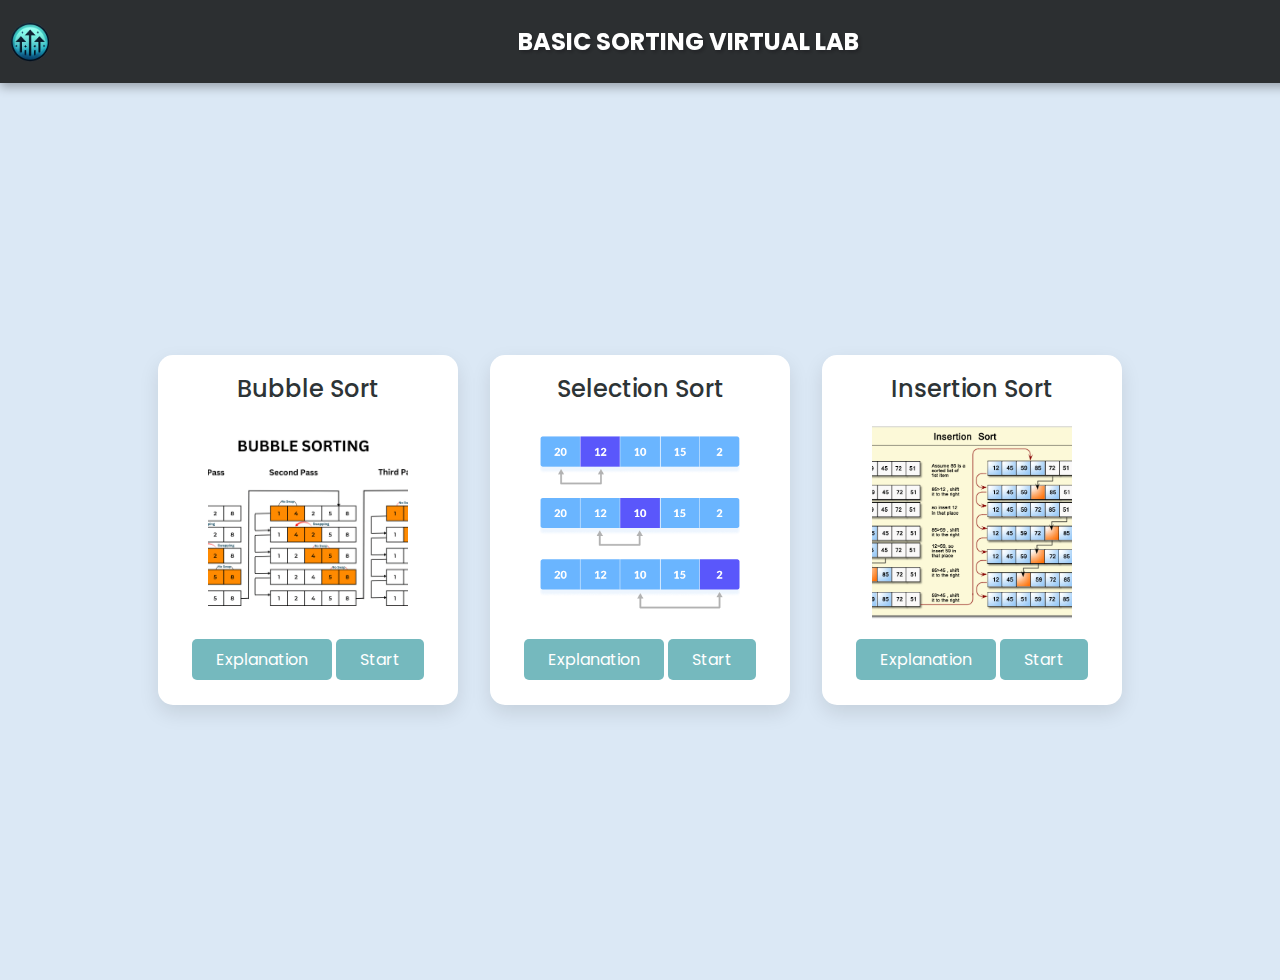
<file: index.html>
<!DOCTYPE html>
<html lang="en">
<head>
  <meta charset="UTF-8">
  <meta name="viewport" content="width=device-width, initial-scale=1.0">
  <title>Basic Programming Virtual Lab</title>
  <link rel="stylesheet" href="css/styles.css">
  <script src="js/script.js" defer></script>
</head>
<body>
  <header>
    <a href="index.html">
      <img src="../img/logo.png" alt="Logo">
    </a>
    <h1>BASIC SORTING VIRTUAL LAB</h1>
  </header>

  <main>
    <section class="algorithm-cards">
      <div class="card">
        <h2>Bubble Sort</h2>
        <img src="img/bubble.png" alt="Bubble Sort">
        <button onclick="showExplanation('bubble')">Explanation</button>
        <a href="pages/bubble-sort.html"><button>Start</button></a>
      </div>

      <div class="card">
        <h2>Selection Sort</h2>
        <img src="img/selection.png" alt="Selection Sort">
        <button onclick="showExplanation('selection')">Explanation</button>
        <a href="pages/selection-sort.html"><button>Start</button></a>
      </div>

      <div class="card">
        <h2>Insertion Sort</h2>
        <img src="img/insertion.png" alt="Insertion Sort">
        <button onclick="showExplanation('insertion')">Explanation</button>
        <a href="pages/insertion-sort.html"><button>Start</button></a>
      </div>
      
    </section>
  </main>

  <div id="explanation-modal" class="modal">
    <div class="modal-content">
      <span class="close-button" onclick="closeModal()">&times;</span>
      <div id="explanation-text"></div>
      <iframe id="explanation-video" width="100%" height="315" frameborder="0" allowfullscreen></iframe>
    </div>
  </div>  
</body>
</html>
</file>
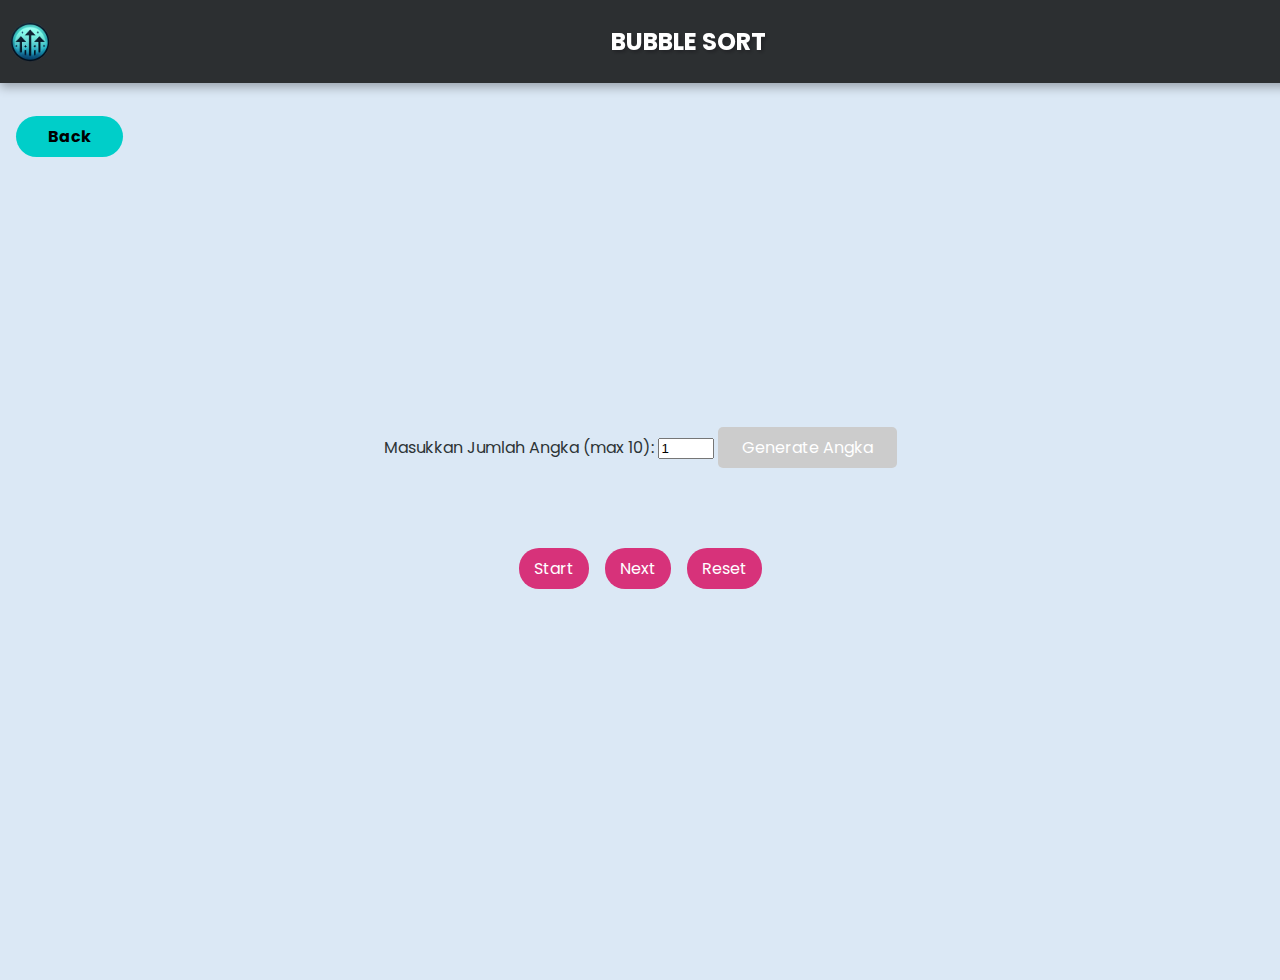
<file: pages/bubble-sort.html>
<!DOCTYPE html>
<html lang="en">
<head>
  <meta charset="UTF-8">
  <meta name="viewport" content="width=device-width, initial-scale=1.0">
  <title>Bubble Sort</title>
  <link rel="stylesheet" href="../css/styles.css">
  <script src="../js/bubbleSort.js" defer></script>
</head>
<body>
  <nav>
    <button onclick="window.location.href='../index.html'">Back</button>
  </nav>

  <header>
    <a href="../index.html">
      <img src="../img/logo.png" alt="Logo">
    </a>
    <h1>BUBBLE SORT</h1>
  </header>

  <main>
    <label for="numCount">Masukkan Jumlah Angka (max 10):</label>
    <input type="number" id="numCount" min="1" max="10" value="1" oninput="validateInput()">
    <button id="generate-btn" onclick="generateNumbers()" disabled>Generate Angka</button>

    <div id="number-container" class="number-container"></div>

    <div class="controls">
      <button onclick="startSorting()">Start</button>
      <button onclick="nextStep()">Next</button>
      <button onclick="resetNumbers()">Reset</button>
    </div>

    <p id="status-text"></p>
  </main>

  <script>
    function validateInput() {
      const numCountElement = document.getElementById('numCount');
      const generateBtn = document.getElementById('generate-btn');
      const value = parseInt(numCountElement.value);

      // Validasi untuk memastikan nilai berada di antara 1 dan 10
      if (value >= 1 && value <= 10) {
        generateBtn.disabled = false; // Aktifkan tombol jika input valid
      } else {
        generateBtn.disabled = true; // Nonaktifkan tombol jika input tidak valid
      }
    }
  </script>
</body>
</html>
</file>
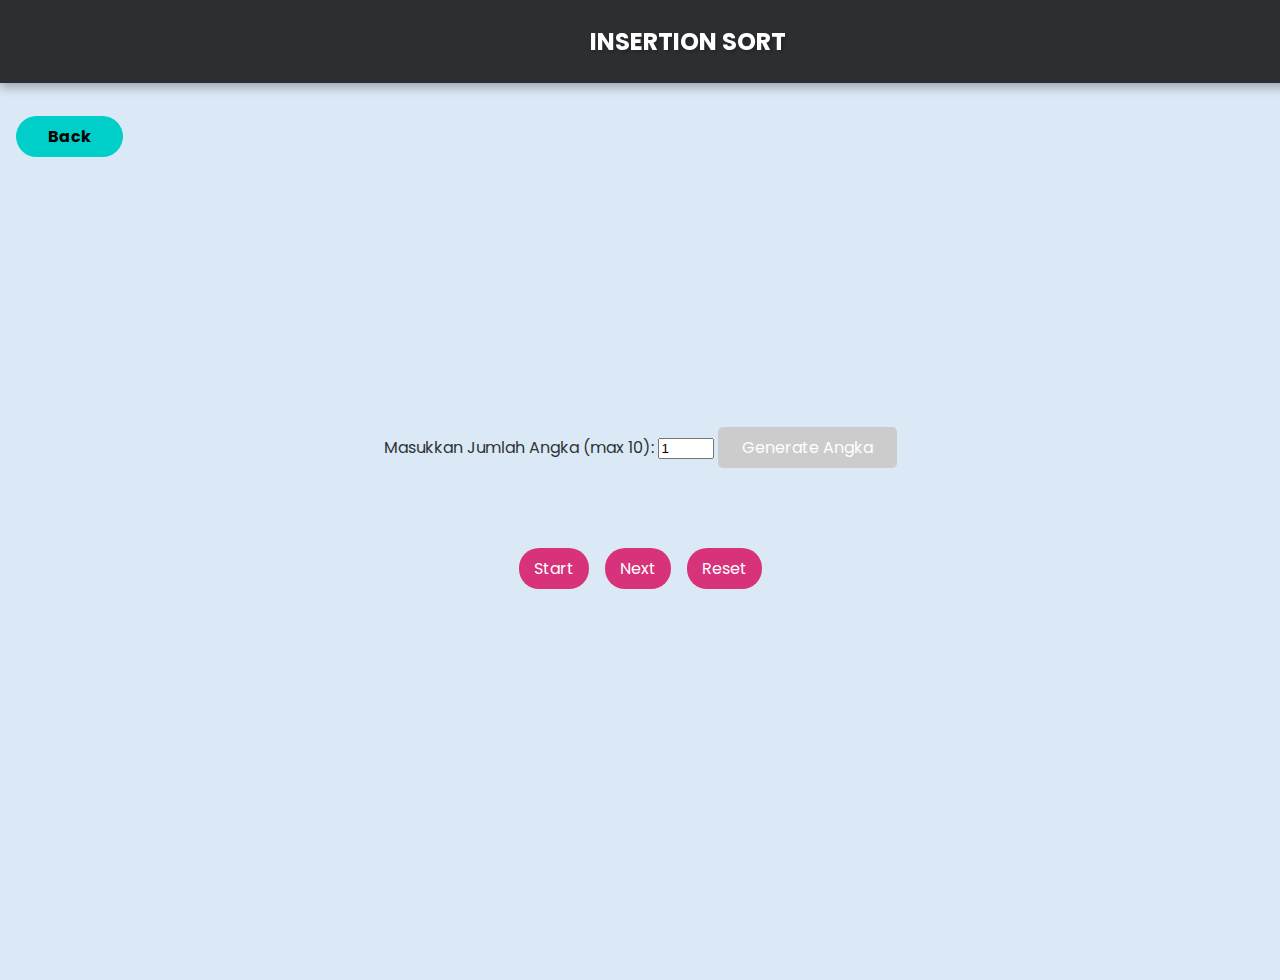
<file: pages/insertion-sort.html>
<!DOCTYPE html>
<html lang="en">
<head>
  <meta charset="UTF-8">
  <meta name="viewport" content="width=device-width, initial-scale=1.0">
  <title>Insertion Sort</title>
  <link rel="stylesheet" href="../css/styles.css">
  <script src="../js/insertionSort.js" defer></script>
</head>
<body>
  <nav>
    <button onclick="window.location.href='../index.html'">Back</button>
  </nav>

  <header>
    <h1>INSERTION SORT</h1>
  </header>

  <main>
    <label for="numCount">Masukkan Jumlah Angka (max 10):</label>
    <input type="number" id="numCount" min="1" max="10" value="1" oninput="validateInput()">
    <button id="generate-btn" onclick="generateNumbers()" disabled>Generate Angka</button>

    <div id="number-container" class="number-container"></div>

    <div class="controls">
      <button onclick="startSorting()">Start</button>
      <button onclick="nextStep()">Next</button>
      <button onclick="resetNumbers()">Reset</button>
    </div>

    <p id="status-text"></p>
  </main>

  <script>
    function validateInput() {
      const numCountElement = document.getElementById('numCount');
      const generateBtn = document.getElementById('generate-btn');
      const value = parseInt(numCountElement.value);

      if (value >= 1 && value <= 10) {
        generateBtn.disabled = false;
      } else {
        generateBtn.disabled = true;
      }
    }
  </script>
</body>
</html>
</file>
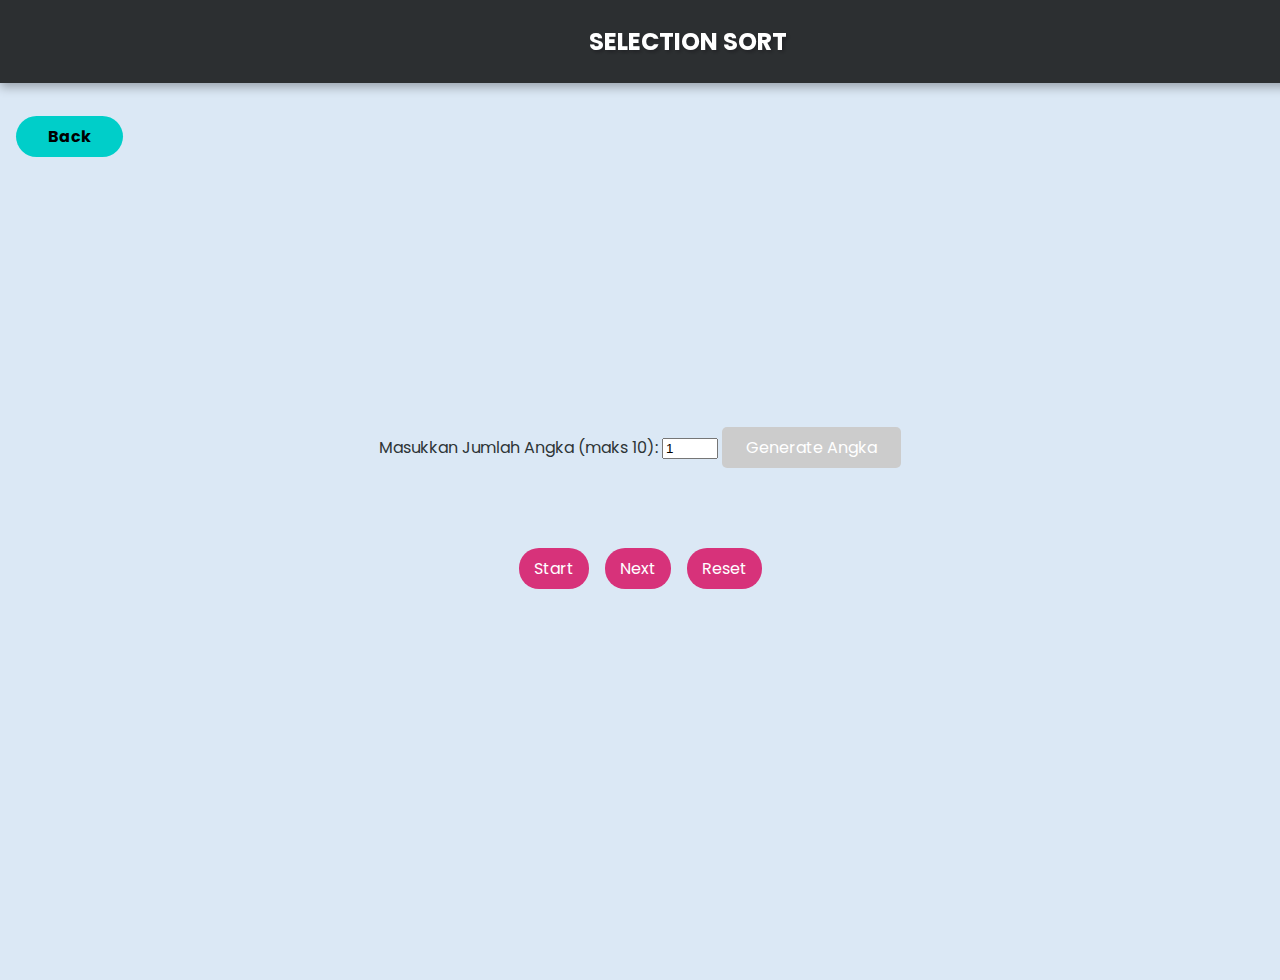
<file: pages/selection-sort.html>
<!DOCTYPE html>
<html lang="en">
<head>
  <meta charset="UTF-8">
  <meta name="viewport" content="width=device-width, initial-scale=1.0">
  <title>Selection Sort</title>
  <link rel="stylesheet" href="../css/styles.css">
  <!-- <link rel="stylesheet" href="../css/selection.css"> -->
  <script src="../js/selectionSort.js" defer></script>
</head>
<body>
  <nav>
    <button onclick="window.location.href='../index.html'">Back</button>
  </nav>

  <header>
    <h1>SELECTION SORT</h1>
  </header>

  <main>
    <label for="numCount">Masukkan Jumlah Angka (maks 10):</label>
    <input type="number" id="numCount" min="1" max="10" value="1" oninput="validateInput()">
    <button id="generate-btn" onclick="generateNumbers()" disabled>Generate Angka</button>

    <div id="number-container" class="number-container"></div>

    <div class="controls">
      <button onclick="startSorting()">Start</button>
      <button onclick="nextStep()">Next</button>
      <button onclick="resetNumbers()">Reset</button>
    </div>

    <p id="status-text"></p>
  </main>

  <script>
    function validateInput() {
      const numCountElement = document.getElementById('numCount');
      const generateBtn = document.getElementById('generate-btn');
      const value = parseInt(numCountElement.value);

      if (value >= 1 && value <= 10) {
        generateBtn.disabled = false;
      } else {
        generateBtn.disabled = true;
      }
    }
  </script>
</body>
</html>
</file>
<file: css/styles.css>
@import url('https://fonts.googleapis.com/css2?family=Poppins:wght@300;500;700&display=swap');

/* General Styling */

body {
  font-family: 'Poppins', sans-serif;
  margin: 0;
  padding: 0;
  background: #dbe8f5;
  color: #2d3436;
  min-height: 100vh;
  display: flex;
  flex-direction: column;
  align-items: center;
  justify-content: center;
  padding-top: 80px;
}

/* h1 {
  font-size: 2.5rem;
  margin: 1rem 0;
  color: #ffffff;
  text-align: center;
  text-shadow: 2px 2px 4px rgba(0, 0, 0, 0.3);
} */

/* Header Styling */
/* header {
  background: rgba(0, 0, 0, 0.5);
  padding: 1rem 4rem;
  border-radius: 15px;
  box-shadow: 0px 8px 15px rgba(0, 0, 0, 0.3);
} */
/* Header Styling */
header {
  position: fixed;
  top: 0;
  left: 0;
  width: 100%;
  background: rgba(0, 0, 0, 0.8);
  padding: 1.5rem 3rem;
  box-shadow: 0px 4px 10px rgba(0, 0, 0, 0.3);
  display: flex;
  align-items: center;
  justify-content: cespanter;
  z-index: 100;
}

header img {
  height: 40px;
  position: absolute;
  left: 10px;
  top: 50%;
  transform: translateY(-50%); /* Posisikan logo secara vertikal di tengah */
  cursor: pointer;
}

header h1 {
  flex: 1;
  font-size: 1.5rem;
  margin: 0;
  color: #ffffff;
  /* text-align: center; */
  text-align: center;
  text-shadow: 2px 2px 4px rgba(0, 0, 0, 0.3);
  font-family: Poppins;
}


/* Card Layout */
.algorithm-cards {
  display: flex;
  flex-wrap: wrap;
  justify-content: space-around;
  margin: 2rem;
  gap: 2rem;
}

.card {
  background: #ffffff;
  border-radius: 15px;
  box-shadow: 0 8px 20px rgba(0, 0, 0, 0.1);
  overflow: hidden;
  width: 300px;
  height: 350px;
  transition: transform 0.3s ease, box-shadow 0.3s ease;
  text-align: center;
}

.card:hover {
  transform: scale(1.15);
  box-shadow: 0 12px 30px rgba(0, 0, 0, 0.2);
}

.card img {
  width: 200px;
  height: 200px;
  object-fit: cover;
}

.card h2 {
  margin: 1rem 0;
  color: #2d3436;
  font-weight: 500;
}

/* Button Styles */
button {
  margin-top: 10px;
  padding: 0.5rem 1.5rem;
  border: none;
  background: #75B9BE;
  color: white;
  cursor: pointer;
  border-radius: 5px;
  font-size: 1rem;
  font-family: 'Poppins', sans-serif;
  transition: all 0.3s ease;
}

button:hover {
  background: linear-gradient(45deg, #74b9ff, #a29bfe);
}

button:disabled {
  background-color: #cccccc;
  cursor: not-allowed;
}

/* Modal Styling */
.modal {
  display: none; /* Initially hidden */
  position: fixed;
  z-index: 1000; /* Ensure modal is on top of other elements */
  left: 0;
  top: 0;
  width: 100%;
  height: 100%;
  background: rgba(0, 0, 0, 0.6); /* Dark overlay */
  display: flex;
  justify-content: center;
  align-items: center;
}

.modal-content {
  background-color: #fff;
  padding: 2rem;
  border-radius: 15px;
  box-shadow: 0px 10px 25px rgba(0, 0, 0, 0.3);
  text-align: center;
  width: 50%;
}

.close-button {
  position: absolute;
  top: 1rem;
  right: 1rem;
  font-size: 1.5rem;
  cursor: pointer;
  color: #ff7675;
}


/* Navigation Bar */
nav {
  position: absolute;
  top: 1rem;
  left: 1rem;
}

nav button {
  padding: 0.5rem 2rem;
  margin-top: 100px;
  background: #00cec9;
  color: black;
  border-radius: 25px;
  font-weight: bold;
}

nav button:hover {
  background: #81ecec;
}

/* Number Container and Controls */
#number-container {
  display: flex;
  justify-content: center;
  gap: 1rem;
  margin: 20px 0;
  padding: 15px;
  border-radius: 8px;
  flex-wrap: wrap;
}

.number {
  background: #ffeaa7;
  padding: 15px;
  border-radius: 10px;
  box-shadow: 0px 5px 15px rgba(0, 0, 0, 0.1);
  cursor: not-allowed;
  transition: transform 0.2s, background-color 0.3s;
  font-size: 1.2rem;
  font-weight: bold;
  text-align: center;
  width: 50px;
}

.number:not(.sorted-element):hover {
  transform: scale(1.1);
  box-shadow: 0 2px 5px rgba(0, 0, 0, 0.2);
}

.controls {
  display: flex;
  justify-content: center;
  gap: 1rem;
  margin: 20px 0;
}

.controls button {
  padding: 8px 15px;
  background: #d7327a;
  color: white;
  border-radius: 20px;
}

.controls button:hover:not(:disabled) {
  background: #e35593;
}

/* Status Text */
#status-text {
  margin: 15px 0;
  padding: 10px;
  border-radius: 5px;
  background-color: transparent;
  font-size: 1.1em;
  color: #d63031;
  text-align: center;
  font-weight: bold;
}

/* Highlight States */
.highlight {
  background-color: #74b9ff;
  color: white;
  cursor: grab;
  animation: highlight-pulse 1s infinite;
}

.current-element {
  background-color: #007bff;
  color: white;
  border-color: #0056b3;
}

.compared-element {
  background-color: #74b9ff;
  color: white;
}

.min-element {
  background-color: #dc3545;
  color: white;
  border-color: #bd2130;
}

.sorted-element {
  background-color: #28a745;
  color: white;
  border-color: #1e7e34;
}

/* Sorting Complete Styles */
.container-highlight-complete {
  background-color: #e6ffe6;
  border: 2px solid #4CAF50;
  border-radius: 8px;
  padding: 10px;
  transition: all 0.5s ease;
}

.number.sorting-complete {
  background-color: #4CAF50;
  color: white;
  transition: all 0.5s ease;
}

.number-container.sorted-complete .number.sorted-element {
  pointer-events: none;
  cursor: default;
  transition: none;
}

.sorted-complete .number:hover {
  transform: none;
  box-shadow: none;
  cursor: default;
}

/* Animations */
@keyframes highlight-pulse {
  0% { transform: scale(1); }
  50% { transform: scale(1.1); }
  100% { transform: scale(1); }
}

.sorting-complete-animation {
  animation: completionPulse 1s ease infinite;
}

@keyframes completionPulse {
  0% { transform: scale(1); }
  50% { transform: scale(1.02); }
  100% { transform: scale(1); }
}

/* Responsiveness for smaller devices */
@media (max-width: 768px) {
  .algorithm-cards {
    flex-direction: column;
    align-items: center;
  }

  .card {
    width: 100%;
    max-width: 300px;
  }

  .modal-content {
    width: 90%;
  }

  header h1 {
    font-size: 1.5rem;
  }

  button {
    font-size: 0.9rem;
  }

  .controls {
    flex-direction: column;
    gap: 0.5rem;
  }

  .controls button {
    width: 100%;
  }
}

@media (max-width: 480px) {
  header h1 {
    font-size: 1.2rem;
  }

  .card img {
    width: 150px;
    height: 150px;
  }

  button {
    padding: 0.4rem 1rem;
    font-size: 0.8rem;
  }
}

/* UNTUK HEADER LANDING */
</file>
